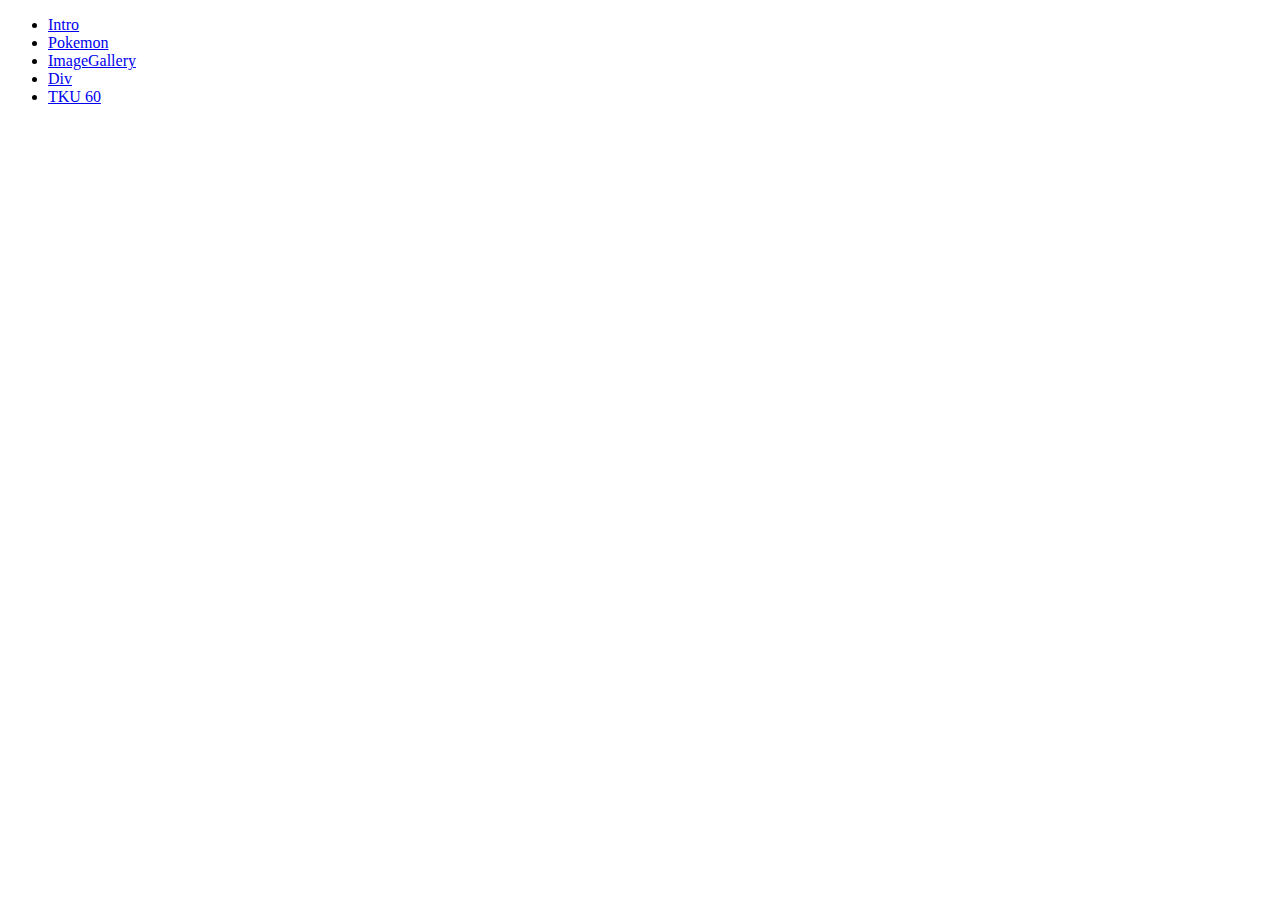
<file: index_old.html>
<!DOCTYPE html>
<html lang="en">
  <head>
    <meta charset="UTF-8" />
    <meta name="viewport" content="width=device-width, initial-scale=1.0" />
    <title>Document</title>
  </head>
  <body>
    <ul>
      <li>
        <a href="w1/intro.html">Intro</a>
      </li>
      <li>
        <a href="w1/pokemon.html">Pokemon</a>
      </li>
      <li>
        <a href="w2/imageGallery.html">ImageGallery</a>
      </li>
      <li>
        <a href="w3/div.html">Div</a>
      </li>
      <li>
        <a href="w4/div.html">TKU 60</a>
      </li>
    </ul>
  </body>
</html>
</file>
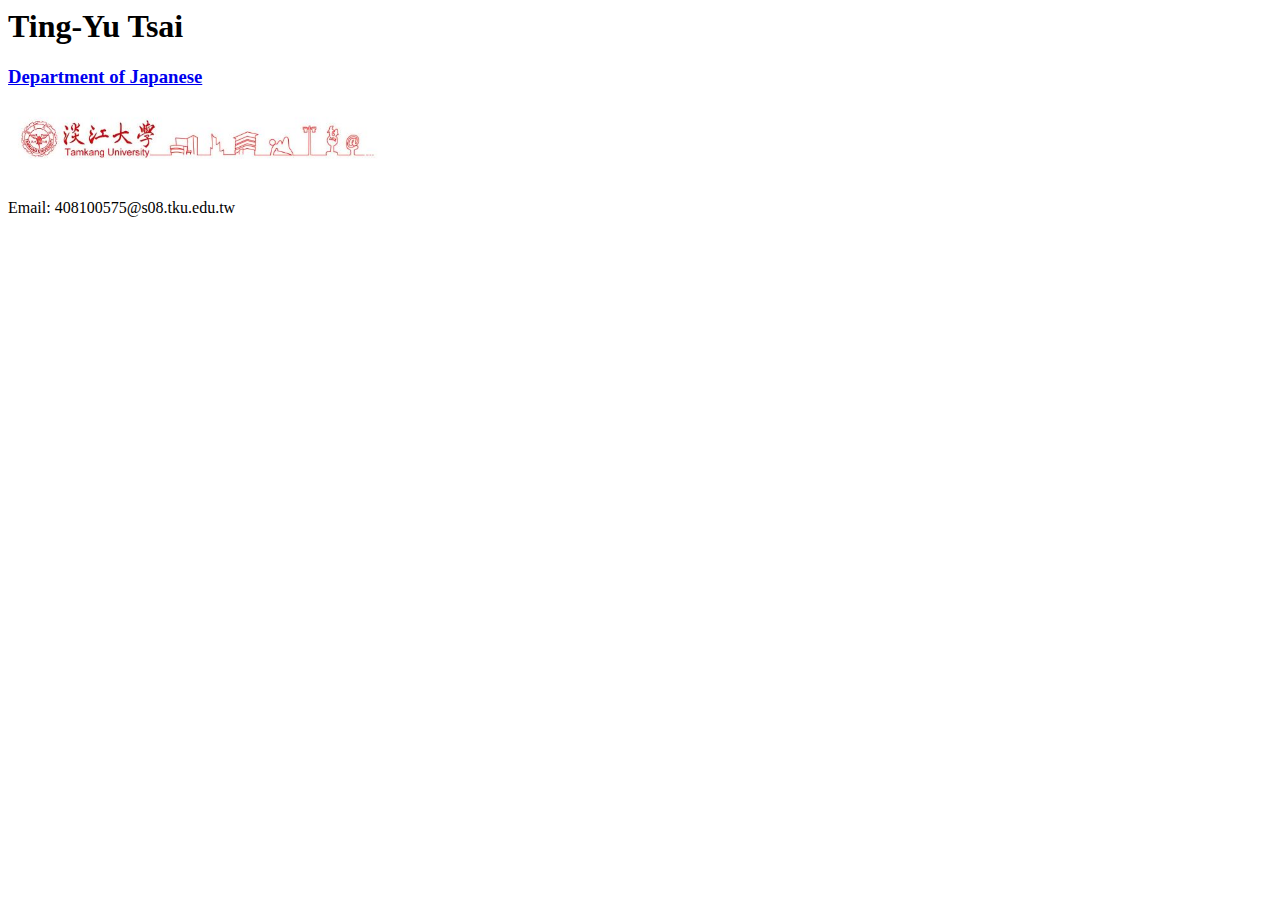
<file: w1/intro.html>
<html>
  <head>
    <meta charset="utf-8" />
    <title>My First Intro</title>
  </head>
  <body>
    <h1>Ting-Yu Tsai</h1>
    <h3>
      <a href="https://www.tfjx.tku.edu.tw/japanese/">Department of Japanese</a>
    </h3>
    <img src="tku.JPG" width="400px" alt="" />
    <p>Email: 408100575@s08.tku.edu.tw</p>
  </body>
</html>
</file>
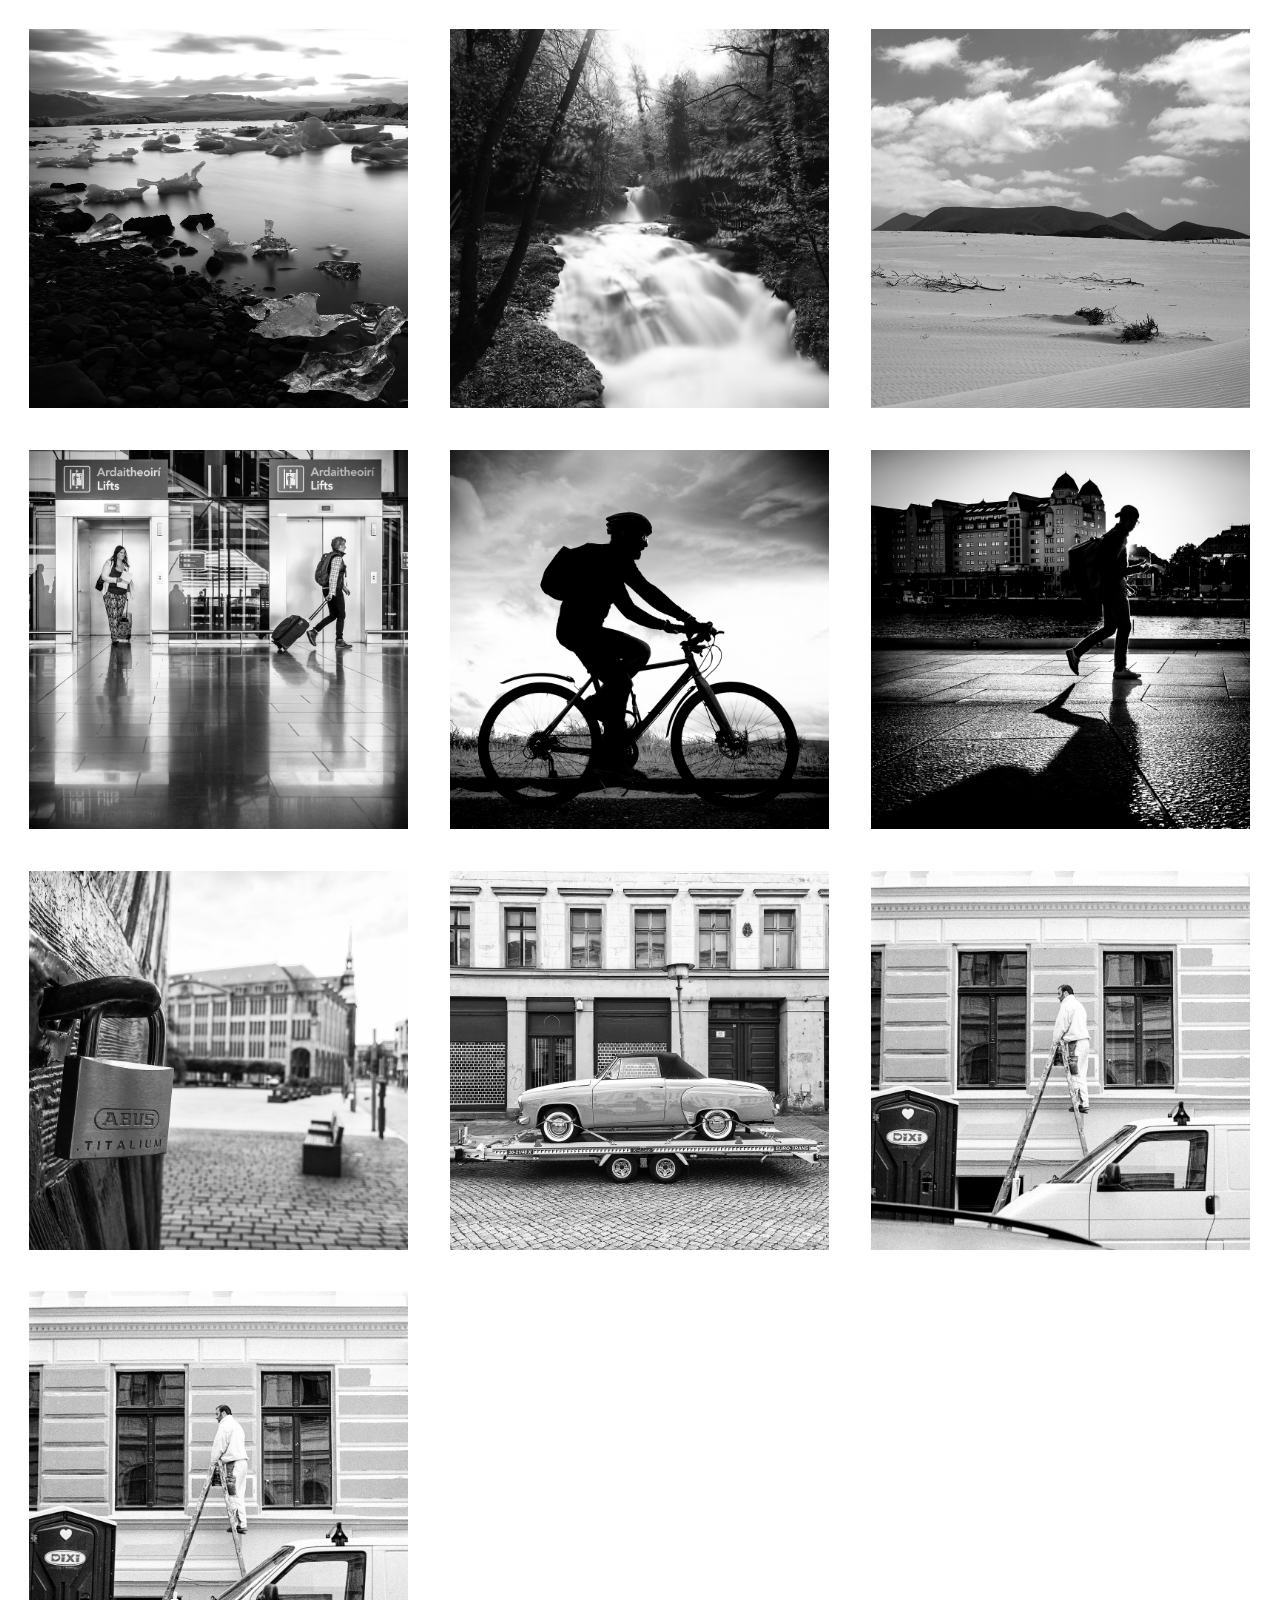
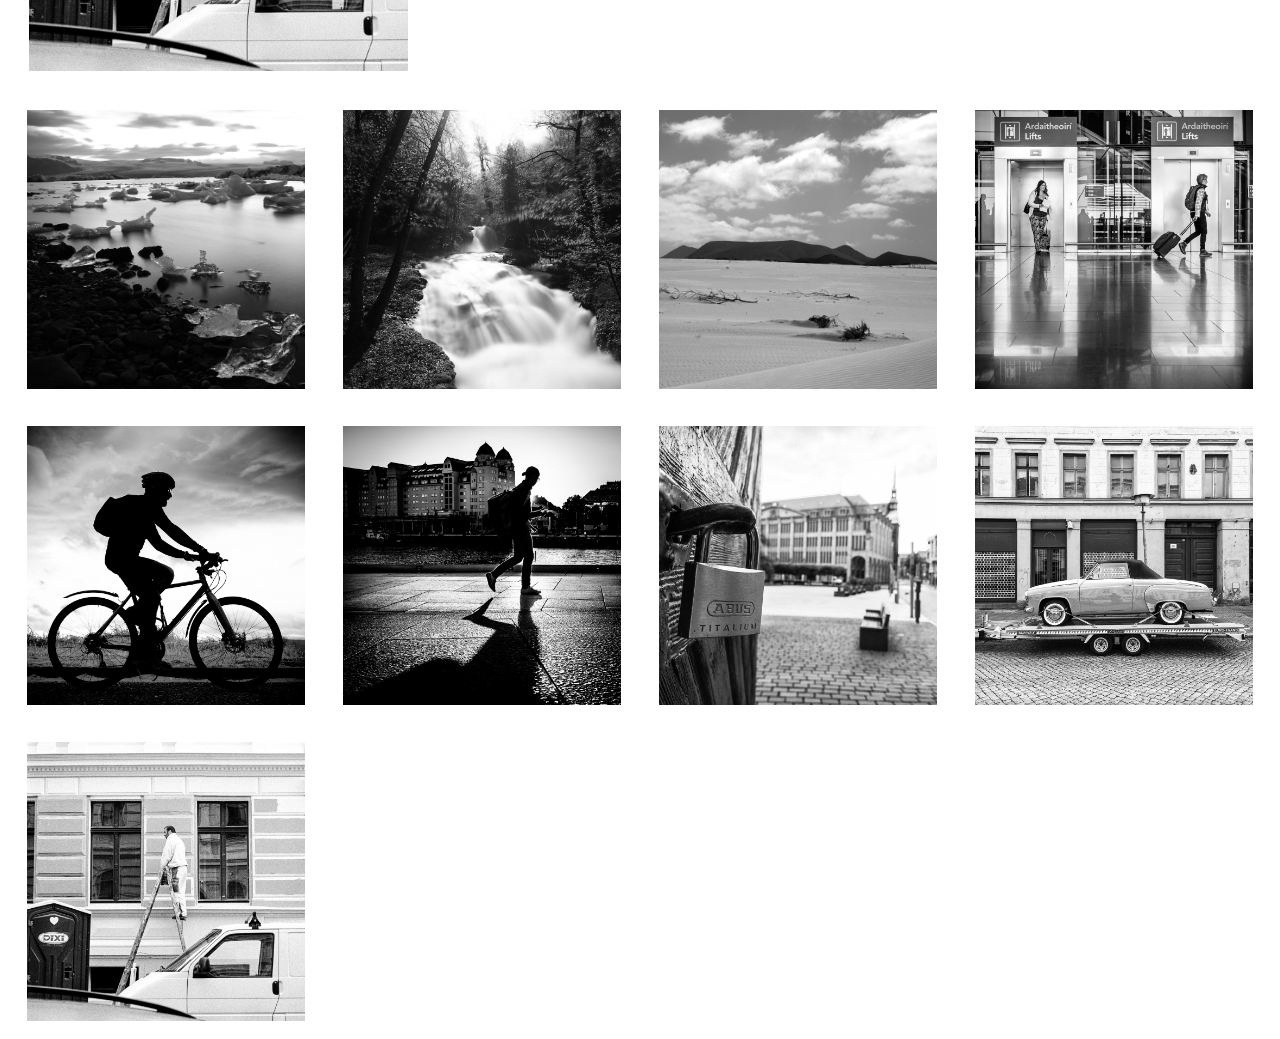
<file: w2/imageGallery.html>
<!DOCTYPE html>
<html lang="en">
  <head>
    <meta charset="UTF-8" />
    <meta name="viewport" content="width=device-width, initial-scale=1.0" />
    <meta http-equiv="X-UA-Compatible" content="ie=edge" />
    <title>Image Gallery</title>
    <link rel="stylesheet" href="imageGallery.css" />
  </head>
  <body>
    <div id="line3">
      <img src="./img/img1.jpg" alt="" />
      <img src="./img/img2.jpg" alt="" />
      <img src="./img/img3.jpg" alt="" />
      <img src="./img/img4.jpg" alt="" />
      <img src="./img/img5.jpg" alt="" />
      <img src="./img/img6.jpg" alt="" />
      <img src="./img/img7.jpg" alt="" />
      <img src="./img/img8.jpg" alt="" />
      <img src="./img/img9.jpg" alt="" />
      <img src="./img/img9.jpg" alt="" />
    </div>
    <div class="clearfix"></div>
    <div id="line4">
      <img src="./img/img1.jpg" alt="" />
      <img src="./img/img2.jpg" alt="" />
      <img src="./img/img3.jpg" alt="" />
      <img src="./img/img4.jpg" alt="" />
      <img src="./img/img5.jpg" alt="" />
      <img src="./img/img6.jpg" alt="" />
      <img src="./img/img7.jpg" alt="" />
      <img src="./img/img8.jpg" alt="" />
      <img src="./img/img9.jpg" alt="" />
    </div>
  </body>
</html>
</file>
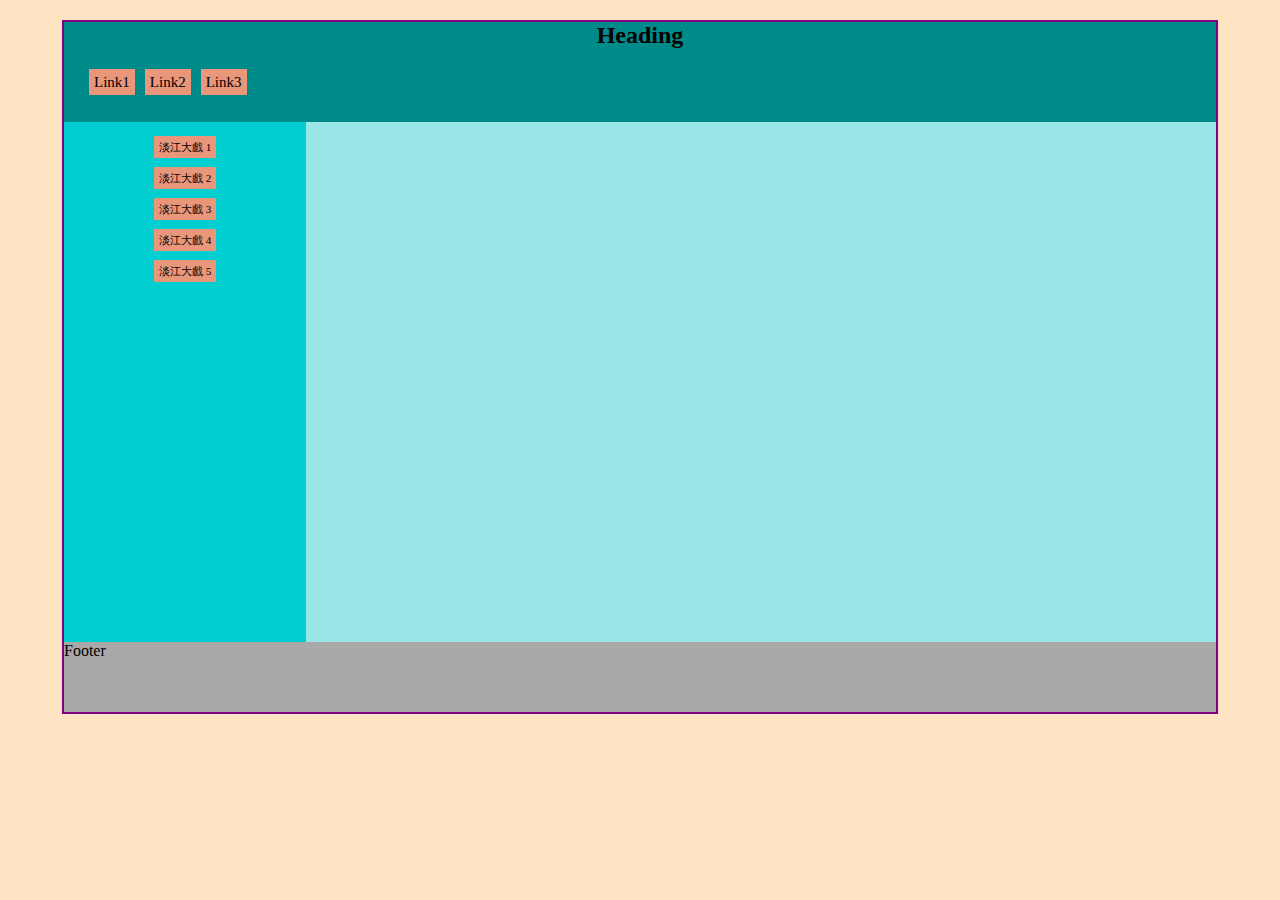
<file: w4/div.html>
<!DOCTYPE html>
<html lang="en">
  <head>
    <meta charset="UTF-8" />
    <meta name="viewport" content="width=device-width, initial-scale=1.0" />
    <meta http-equiv="X-UA-Compatible" content="ie=edge" />
    <title>Div Demo</title>
    <link rel="stylesheet" href="div.css" />
  </head>
  <body>
    <div id="container">
      <div id="heading">
        <h2>Heading</h2>
        <ul>
          <li onclick="changeColor(1)"><a>Link1</a></li>
          <li onclick="changeColor(2)"><a>Link2</a></li>
          <li onclick="changeColor(3)"><a>Link3</a></li>
        </ul>
      </div>
      <div id="main">
        <aside>
          <ul>
            <li onclick="changeVideo(1)"><a>淡江大戲 1</a></li>
            <li onclick="changeVideo(2)"><a>淡江大戲 2</a></li>
            <li onclick="changeVideo(3)"><a>淡江大戲 3</a></li>
            <li onclick="changeVideo(4)"><a>淡江大戲 4</a></li>
            <li onclick="changeVideo(5)"><a>淡江大戲 5</a></li>
          </ul>
        </aside>
        <div id="section">
          <div class="iframe-container">
            <div id="player">
              <iframe
                width="560"
                height="315"
                src="https://www.youtube.com/embed/RechrtUxfQc"
                frameborder="0"
                allow="accelerometer; autoplay; encrypted-media; gyroscope; picture-in-picture"
                allowfullscreen
              ></iframe>
            </div>
          </div>
        </div>
      </div>
      <div id="footer">Footer</div>
    </div>
    <script src="div.tku60.js"></script>
  </body>
</html>
</file>
<file: w2/imageGallery.css>
#line3 img {
  width: 30%;
  margin: 1.65%;
  float: left;
}

#line4 img {
  width: 22%;
  margin: 1.5%;
  float: left;
}

.clearfix {
  clear: both;
}
</file>
<file: w4/div.css>
/* 
selector {
  property: value;
} 
*/

* {
  margin: 0;
  padding: 0;
}

body {
  background-color: bisque;
}

#container {
  width: 90%;
  border: 2px solid purple;
  margin: 20px auto;
}

#heading {
  width: 100%;
  height: 100px;
  background-color: darkcyan;
  text-align: center;
}

#heading ul {
  display: flex;
  margin-top: 25px;
  padding-left: 20px;
}

#heading li {
  list-style-type: none;
  padding: 0px 5px 10px 5px;
  font-size: 15px;
}

#heading ul a {
  padding: 5px;
  background-color: darksalmon;
}

#heading ul a:hover {
  background-color: crimson;
}

#main {
  display: flex;
  background-color: darkturquoise;
}

#main ul {
  display: flex;
  flex-direction: column;
}

#main li {
  list-style-type: none;
  text-align: center;
  margin: 8px;
  font-size: 0.7rem;
}

#main ul a {
  padding: 5px;
  background-color: darksalmon;
}

#main ul a:hover {
  background-color: crimson;
}

aside {
  width: 20%;
  height: 100%;
  padding: 10px;
}

#section {
  width: 80%;
  height: 100%;
  background-color: rgb(152, 230, 230);
  padding: 10px;
}

#footer {
  width: 100%;
  height: 70px;
  background-color: darkgray;
}

.iframe-container {
  position: relative;
  width: 100%;
  padding-bottom: 56.25%;
  height: 0;
}

.iframe-container iframe {
  position: absolute;
  top: 0;
  left: 0;
  width: 100%;
  height: 100%;
}
</file>
